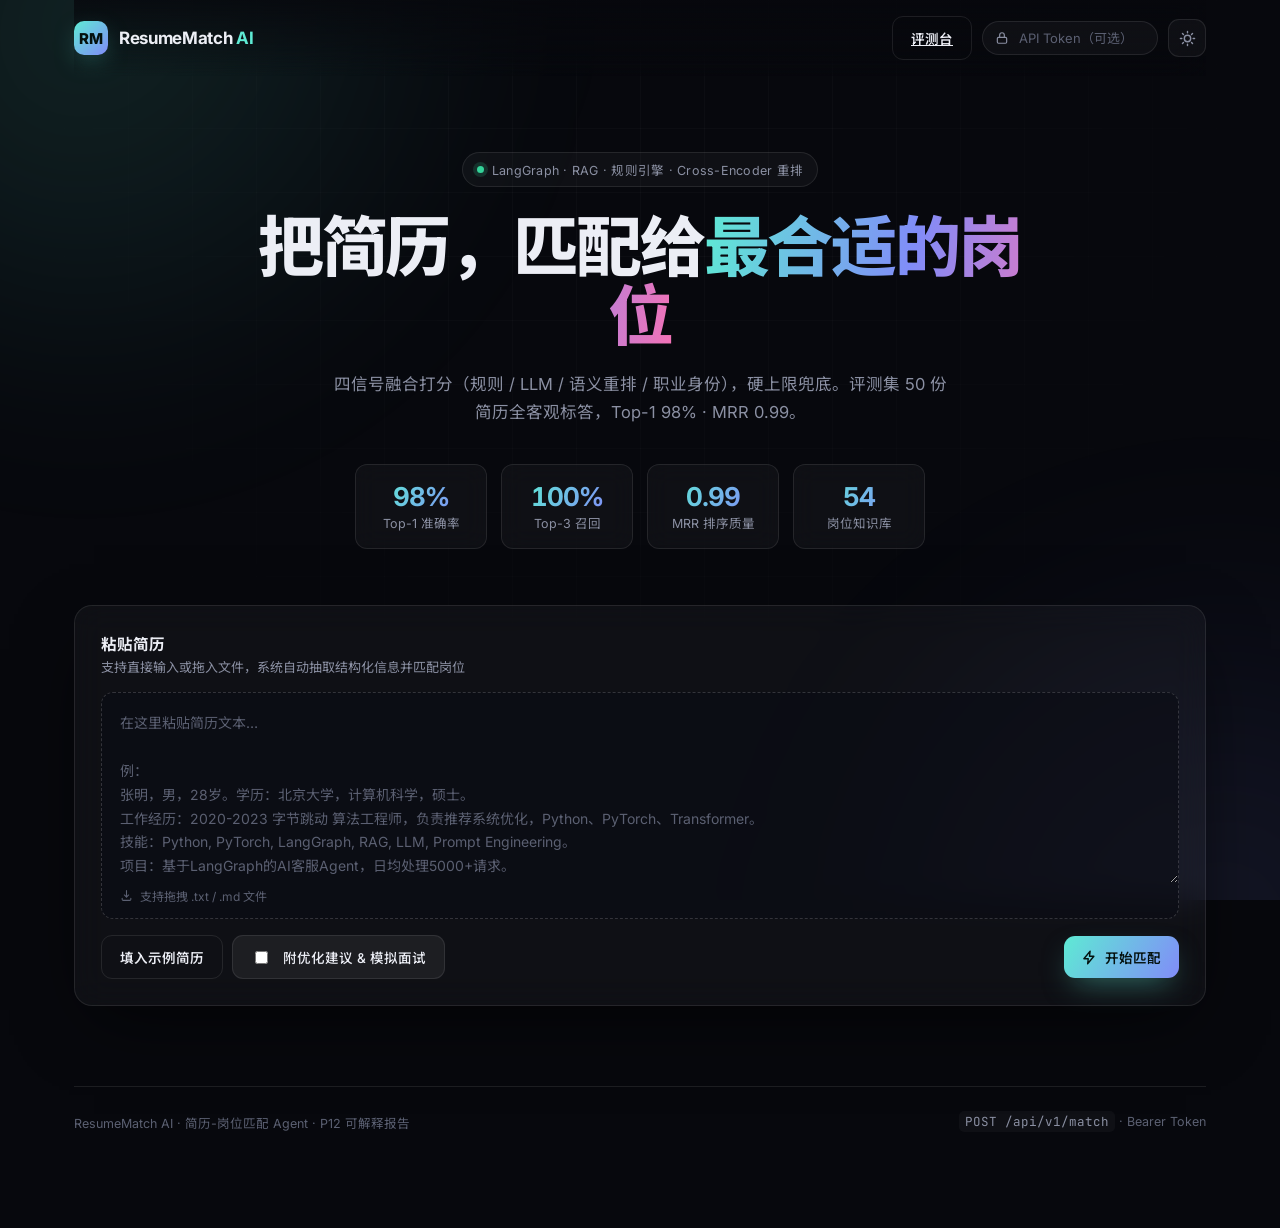
<file: static/index.html>
<!DOCTYPE html>
<html lang="zh-CN" data-theme="dark">
<head>
  <meta charset="UTF-8">
  <meta name="viewport" content="width=device-width, initial-scale=1.0">
  <title>ResumeMatch AI · 简历岗位智能匹配</title>
  <meta name="description" content="LangGraph + RAG + 规则引擎 + cross-encoder 重排的简历岗位匹配 Agent。Top-1 98% · MRR 0.99。">
  <link rel="preconnect" href="https://fonts.googleapis.com">
  <link rel="preconnect" href="https://fonts.gstatic.com" crossorigin>
  <link href="https://fonts.googleapis.com/css2?family=Inter:wght@400;500;600;700;800&family=JetBrains+Mono:wght@400;500&family=Noto+Sans+SC:wght@400;500;700;800&display=swap" rel="stylesheet">
  <link rel="stylesheet" href="/static/styles.css">
  <link rel="icon" href="data:image/svg+xml,%3Csvg xmlns='http://www.w3.org/2000/svg' viewBox='0 0 32 32'%3E%3Crect width='32' height='32' rx='8' fill='%23070708'/%3E%3Cpath d='M9 22V10l7 8 7-8v12' stroke='%235eead4' stroke-width='2.4' fill='none' stroke-linecap='round' stroke-linejoin='round'/%3E%3C/svg%3E">
</head>
<body>

<div class="aurora"></div>
<div class="grid-overlay"></div>

<div class="shell">

  <!-- Nav -->
  <nav class="nav">
    <div class="brand">
      <div class="brand-mark">RM</div>
      <span>ResumeMatch <span style="color:var(--accent)">AI</span></span>
    </div>
    <div class="nav-actions">
      <a class="btn btn-ghost" href="/eval">评测台</a>
      <div class="token-field" id="tokenField">
        <svg width="14" height="14" viewBox="0 0 24 24" fill="none" stroke="currentColor" stroke-width="2" stroke-linecap="round"><rect x="4" y="11" width="16" height="10" rx="2"/><path d="M8 11V7a4 4 0 0 1 8 0v4"/></svg>
        <input id="tokenInput" type="password" placeholder="API Token（可选）" autocomplete="off">
      </div>
      <button class="icon-btn" id="themeBtn" title="切换主题">
        <svg width="17" height="17" viewBox="0 0 24 24" fill="none" stroke="currentColor" stroke-width="2" stroke-linecap="round"><circle cx="12" cy="12" r="4.5"/><path d="M12 2v2m0 16v2M4.9 4.9l1.4 1.4m11.4 11.4 1.4 1.4M2 12h2m16 0h2M4.9 19.1l1.4-1.4M17.7 6.3l1.4-1.4"/></svg>
      </button>
    </div>
  </nav>

  <!-- Hero -->
  <header class="hero">
    <div class="eyebrow"><span class="dot"></span> LangGraph · RAG · 规则引擎 · Cross-Encoder 重排</div>
    <h1>把简历，匹配给<span class="gradient-text">最合适的岗位</span></h1>
    <p>四信号融合打分（规则 / LLM / 语义重排 / 职业身份），硬上限兜底。评测集 50 份简历全客观标答，Top-1 98% · MRR 0.99。</p>
    <div class="stats">
      <div class="stat"><b>98%</b><span>Top-1 准确率</span></div>
      <div class="stat"><b>100%</b><span>Top-3 召回</span></div>
      <div class="stat"><b>0.99</b><span>MRR 排序质量</span></div>
      <div class="stat"><b>54</b><span>岗位知识库</span></div>
    </div>
  </header>

  <!-- Input panel -->
  <section class="card panel">
    <div class="panel-head">
      <div>
        <div class="panel-title">粘贴简历</div>
        <div class="panel-sub">支持直接输入或拖入文件，系统自动抽取结构化信息并匹配岗位</div>
      </div>
    </div>

    <div class="dropzone" id="dropzone">
      <textarea id="resumeInput" placeholder="在这里粘贴简历文本…&#10;&#10;例：&#10;张明，男，28岁。学历：北京大学，计算机科学，硕士。&#10;工作经历：2020-2023 字节跳动 算法工程师，负责推荐系统优化，Python、PyTorch、Transformer。&#10;技能：Python, PyTorch, LangGraph, RAG, LLM, Prompt Engineering。&#10;项目：基于LangGraph的AI客服Agent，日均处理5000+请求。"></textarea>
      <div class="drop-hint">
        <svg width="13" height="13" viewBox="0 0 24 24" fill="none" stroke="currentColor" stroke-width="2" stroke-linecap="round"><path d="M12 3v12m0 0-4-4m4 4 4-4"/><path d="M4 17v2a2 2 0 0 0 2 2h12a2 2 0 0 0 2-2v-2"/></svg>
        支持拖拽 .txt / .md 文件
      </div>
    </div>

    <div class="toolbar">
      <div class="toolbar-left">
        <button class="btn btn-ghost" id="sampleBtn" type="button">填入示例简历</button>
        <label class="btn" style="font-weight:500">
          <input type="checkbox" id="adviceToggle" style="accent-color:var(--accent)">
          &nbsp;附优化建议 & 模拟面试
        </label>
      </div>
      <button class="btn btn-primary" id="matchBtn">
        <svg width="15" height="15" viewBox="0 0 24 24" fill="none" stroke="currentColor" stroke-width="2.2" stroke-linecap="round" stroke-linejoin="round"><path d="M13 2 3 14h7l-1 8 10-12h-7l1-8Z"/></svg>
        开始匹配
      </button>
    </div>
  </section>

  <!-- Results -->
  <section id="results">
    <div class="section-label">候选人画像</div>
    <div class="card candidate" id="candidateCard" style="display:none"></div>

    <div class="section-label">岗位匹配排行</div>
    <div class="matches" id="matchesList"></div>

    <div class="tabs" id="adviceTabs" style="display:none">
      <button class="tab active" data-panel="explanation">匹配解读</button>
      <button class="tab" data-panel="advice">简历优化建议</button>
      <button class="tab" data-panel="interview">模拟面试题</button>
      <button class="tab" data-panel="debug">信号明细</button>
    </div>
    <div class="card tab-panel active" id="panel-explanation"></div>
    <div class="card tab-panel" id="panel-advice"></div>
    <div class="card tab-panel" id="panel-interview"></div>
    <div class="card tab-panel" id="panel-debug"></div>
  </section>

  <footer class="footer">
    <span>ResumeMatch AI · 简历-岗位匹配 Agent · P12 可解释报告</span>
    <span><code>POST /api/v1/match</code> · Bearer Token</span>
  </footer>
</div>

<div class="toast" id="toast"></div>

<svg width="0" height="0" style="position:absolute">
  <defs>
    <linearGradient id="scoreGrad" x1="0%" y1="0%" x2="100%" y2="100%">
      <stop offset="0%" stop-color="#5eead4"/>
      <stop offset="100%" stop-color="#818cf8"/>
    </linearGradient>
  </defs>
</svg>

<script src="/static/app.js"></script>
</body>
</html>
</file>
<file: static/styles.css>
/* ============================================================
   ResumeMatch AI — Design System
   Aesthetic: Linear / Vercel / shadcn inspired
   Dark-first, glassmorphism, gradient mesh, motion.
   ============================================================ */

:root {
  --bg: #07080d;
  --bg-2: #0b0d15;
  --surface: rgba(255, 255, 255, 0.035);
  --surface-2: rgba(255, 255, 255, 0.06);
  --border: rgba(255, 255, 255, 0.09);
  --border-strong: rgba(255, 255, 255, 0.16);
  --text: #eceef5;
  --muted: #8b90a3;
  --faint: #5b6072;
  --accent: #5eead4;
  --accent-2: #818cf8;
  --accent-3: #f472b6;
  --success: #34d399;
  --warn: #fbbf24;
  --danger: #f87171;
  --radius: 18px;
  --radius-sm: 12px;
  --shadow: 0 24px 70px -20px rgba(0, 0, 0, 0.75);
  --font: "Inter", "Noto Sans SC", system-ui, -apple-system, sans-serif;
  --mono: "JetBrains Mono", ui-monospace, monospace;
}

[data-theme="light"] {
  --bg: #f6f7fb;
  --bg-2: #eef0f7;
  --surface: rgba(255, 255, 255, 0.72);
  --surface-2: rgba(255, 255, 255, 0.9);
  --border: rgba(15, 20, 40, 0.09);
  --border-strong: rgba(15, 20, 40, 0.16);
  --text: #12141c;
  --muted: #5c6172;
  --faint: #8a8fa0;
  --accent: #0d9488;
  --accent-2: #4f46e5;
  --accent-3: #db2777;
  --success: #059669;
  --warn: #b45309;
  --danger: #dc2626;
  --shadow: 0 24px 60px -24px rgba(20, 30, 60, 0.25);
}

* { box-sizing: border-box; }

html, body { height: 100%; }

body {
  margin: 0;
  font-family: var(--font);
  background: var(--bg);
  color: var(--text);
  -webkit-font-smoothing: antialiased;
  overflow-x: hidden;
  transition: background 0.4s ease, color 0.4s ease;
}

/* ---------- ambient background ---------- */
.aurora {
  position: fixed;
  inset: 0;
  z-index: -2;
  overflow: hidden;
  pointer-events: none;
}
.aurora::before,
.aurora::after {
  content: "";
  position: absolute;
  width: 60vw;
  height: 60vw;
  border-radius: 50%;
  filter: blur(90px);
  opacity: 0.5;
  animation: drift 22s ease-in-out infinite alternate;
}
.aurora::before {
  background: radial-gradient(circle at 30% 30%, rgba(94, 234, 212, 0.28), transparent 60%);
  top: -18vw;
  left: -12vw;
}
.aurora::after {
  background: radial-gradient(circle at 70% 70%, rgba(129, 140, 248, 0.26), transparent 60%);
  bottom: -22vw;
  right: -14vw;
  animation-delay: -8s;
}
.grid-overlay {
  position: fixed;
  inset: 0;
  z-index: -1;
  pointer-events: none;
  background-image:
    linear-gradient(rgba(255, 255, 255, 0.022) 1px, transparent 1px),
    linear-gradient(90deg, rgba(255, 255, 255, 0.022) 1px, transparent 1px);
  background-size: 64px 64px;
  mask-image: radial-gradient(ellipse at 50% 0%, #000 20%, transparent 75%);
}
[data-theme="light"] .grid-overlay {
  background-image:
    linear-gradient(rgba(15, 20, 40, 0.035) 1px, transparent 1px),
    linear-gradient(90deg, rgba(15, 20, 40, 0.035) 1px, transparent 1px);
}

@keyframes drift {
  from { transform: translate3d(0, 0, 0) scale(1); }
  to   { transform: translate3d(4vw, 3vw, 0) scale(1.12); }
}

/* ---------- layout ---------- */
.shell {
  max-width: 1180px;
  margin: 0 auto;
  padding: 0 24px 96px;
}

/* ---------- nav ---------- */
.nav {
  position: sticky;
  top: 0;
  z-index: 50;
  display: flex;
  align-items: center;
  justify-content: space-between;
  gap: 16px;
  padding: 16px 0;
  backdrop-filter: blur(18px);
  background: linear-gradient(to bottom, color-mix(in srgb, var(--bg) 82%, transparent), transparent);
}
.brand {
  display: flex;
  align-items: center;
  gap: 11px;
  font-weight: 700;
  letter-spacing: -0.02em;
  font-size: 17px;
}
.brand-mark {
  width: 34px;
  height: 34px;
  border-radius: 10px;
  display: grid;
  place-items: center;
  background: linear-gradient(135deg, var(--accent), var(--accent-2));
  color: #04110e;
  font-weight: 800;
  font-size: 15px;
  box-shadow: 0 8px 26px -8px rgba(94, 234, 212, 0.55);
}
.nav-actions { display: flex; align-items: center; gap: 10px; }

.token-field {
  display: flex;
  align-items: center;
  gap: 8px;
  padding: 7px 12px;
  border: 1px solid var(--border);
  border-radius: 999px;
  background: var(--surface);
  transition: border-color 0.2s ease;
}
.token-field:focus-within { border-color: var(--accent); }
.token-field svg { color: var(--muted); flex: none; }
.token-field input {
  width: 128px;
  border: 0;
  outline: 0;
  background: transparent;
  color: var(--text);
  font: inherit;
  font-size: 13px;
}
.token-field input::placeholder { color: var(--faint); }

.icon-btn {
  width: 38px;
  height: 38px;
  display: grid;
  place-items: center;
  border: 1px solid var(--border);
  border-radius: 11px;
  background: var(--surface);
  color: var(--muted);
  cursor: pointer;
  transition: all 0.2s ease;
}
.icon-btn:hover { color: var(--text); border-color: var(--border-strong); transform: translateY(-1px); }

/* ---------- hero ---------- */
.hero { padding: 76px 0 44px; text-align: center; }
.eyebrow {
  display: inline-flex;
  align-items: center;
  gap: 8px;
  padding: 7px 14px;
  border: 1px solid var(--border);
  border-radius: 999px;
  background: var(--surface);
  color: var(--muted);
  font-size: 12.5px;
  letter-spacing: 0.02em;
  margin-bottom: 26px;
}
.eyebrow .dot {
  width: 7px; height: 7px; border-radius: 50%;
  background: var(--success);
  box-shadow: 0 0 0 4px rgba(52, 211, 153, 0.16);
  animation: pulse 2.4s ease-in-out infinite;
}
@keyframes pulse {
  0%, 100% { box-shadow: 0 0 0 4px rgba(52, 211, 153, 0.16); }
  50% { box-shadow: 0 0 0 8px rgba(52, 211, 153, 0.05); }
}

h1 {
  margin: 0 auto 20px;
  max-width: 820px;
  font-size: clamp(38px, 6vw, 66px);
  line-height: 1.04;
  letter-spacing: -0.035em;
  font-weight: 800;
}
.gradient-text {
  background: linear-gradient(100deg, var(--accent) 0%, var(--accent-2) 55%, var(--accent-3) 100%);
  -webkit-background-clip: text;
  background-clip: text;
  color: transparent;
}
.hero p {
  margin: 0 auto;
  max-width: 620px;
  color: var(--muted);
  font-size: 16.5px;
  line-height: 1.7;
}

.stats {
  display: flex;
  justify-content: center;
  gap: 14px;
  flex-wrap: wrap;
  margin-top: 38px;
}
.stat {
  min-width: 132px;
  padding: 16px 22px;
  border: 1px solid var(--border);
  border-radius: var(--radius-sm);
  background: var(--surface);
  backdrop-filter: blur(12px);
}
.stat b {
  display: block;
  font-size: 26px;
  letter-spacing: -0.03em;
  font-variant-numeric: tabular-nums;
  background: linear-gradient(120deg, var(--accent), var(--accent-2));
  -webkit-background-clip: text;
  background-clip: text;
  color: transparent;
}
.stat span { color: var(--muted); font-size: 12.5px; }

/* ---------- cards ---------- */
.card {
  border: 1px solid var(--border);
  border-radius: var(--radius);
  background: var(--surface);
  backdrop-filter: blur(16px);
  box-shadow: var(--shadow);
}

/* ---------- input panel ---------- */
.panel { padding: 26px; margin-top: 12px; }
.panel-head {
  display: flex;
  align-items: center;
  justify-content: space-between;
  gap: 14px;
  margin-bottom: 16px;
  flex-wrap: wrap;
}
.panel-title { font-weight: 700; font-size: 15.5px; letter-spacing: -0.01em; }
.panel-sub { color: var(--muted); font-size: 13px; margin-top: 3px; }

.dropzone {
  position: relative;
  border: 1.5px dashed var(--border-strong);
  border-radius: var(--radius-sm);
  transition: all 0.22s ease;
  background: color-mix(in srgb, var(--bg-2) 60%, transparent);
}
.dropzone.dragover {
  border-color: var(--accent);
  background: color-mix(in srgb, var(--accent) 8%, transparent);
  box-shadow: 0 0 0 4px rgba(94, 234, 212, 0.08);
}
.dropzone textarea {
  width: 100%;
  min-height: 190px;
  resize: vertical;
  border: 0;
  outline: 0;
  background: transparent;
  color: var(--text);
  font: inherit;
  font-size: 14px;
  line-height: 1.7;
  padding: 18px;
}
.dropzone textarea::placeholder { color: var(--faint); }
.drop-hint {
  display: flex;
  align-items: center;
  gap: 7px;
  padding: 0 18px 14px;
  color: var(--faint);
  font-size: 12px;
}

.toolbar {
  display: flex;
  align-items: center;
  justify-content: space-between;
  gap: 12px;
  margin-top: 16px;
  flex-wrap: wrap;
}
.toolbar-left { display: flex; gap: 9px; flex-wrap: wrap; }

.btn {
  display: inline-flex;
  align-items: center;
  gap: 8px;
  padding: 11px 18px;
  border-radius: 11px;
  border: 1px solid var(--border);
  background: var(--surface-2);
  color: var(--text);
  font: inherit;
  font-size: 13.5px;
  font-weight: 600;
  cursor: pointer;
  transition: all 0.2s ease;
  white-space: nowrap;
}
.btn:hover { border-color: var(--border-strong); transform: translateY(-1px); }
.btn:active { transform: translateY(0); }
.btn:disabled { opacity: 0.5; cursor: not-allowed; transform: none; }
.btn-primary {
  border: 0;
  color: #04110e;
  background: linear-gradient(120deg, var(--accent), var(--accent-2));
  box-shadow: 0 12px 30px -10px rgba(94, 234, 212, 0.5);
}
.btn-primary:hover { filter: brightness(1.06); box-shadow: 0 16px 36px -10px rgba(94, 234, 212, 0.6); }
.btn-ghost { background: transparent; }
.spinner {
  width: 15px; height: 15px;
  border: 2px solid rgba(4, 17, 14, 0.25);
  border-top-color: #04110e;
  border-radius: 50%;
  animation: spin 0.8s linear infinite;
}
@keyframes spin { to { transform: rotate(360deg); } }

/* ---------- results ---------- */
#results { display: none; margin-top: 40px; }
#results.show { display: block; animation: rise 0.5s cubic-bezier(0.22, 1, 0.36, 1); }
@keyframes rise {
  from { opacity: 0; transform: translateY(18px); }
  to { opacity: 1; transform: translateY(0); }
}

.section-label {
  display: flex;
  align-items: center;
  gap: 10px;
  margin: 34px 0 16px;
  color: var(--muted);
  font-size: 12.5px;
  font-weight: 600;
  letter-spacing: 0.08em;
  text-transform: uppercase;
}
.section-label::after {
  content: "";
  flex: 1;
  height: 1px;
  background: linear-gradient(to right, var(--border), transparent);
}

.candidate {
  display: grid;
  grid-template-columns: auto 1fr;
  gap: 22px;
  padding: 26px;
  align-items: start;
}
.avatar {
  width: 64px; height: 64px;
  border-radius: 18px;
  display: grid;
  place-items: center;
  font-size: 24px;
  font-weight: 800;
  color: #04110e;
  background: linear-gradient(135deg, var(--accent), var(--accent-2));
  box-shadow: 0 14px 34px -12px rgba(94, 234, 212, 0.55);
}
.cand-name { font-size: 22px; font-weight: 800; letter-spacing: -0.02em; }
.cand-role { color: var(--accent); font-size: 13.5px; font-weight: 600; margin-top: 3px; }
.cand-meta { display: flex; gap: 16px; flex-wrap: wrap; margin-top: 12px; color: var(--muted); font-size: 13px; }
.cand-meta span { display: inline-flex; align-items: center; gap: 6px; }
.chips { display: flex; gap: 7px; flex-wrap: wrap; margin-top: 15px; }
.chip {
  padding: 5px 11px;
  border-radius: 999px;
  border: 1px solid var(--border);
  background: var(--surface-2);
  color: var(--muted);
  font-size: 12px;
  transition: all 0.18s ease;
}
.chip:hover { color: var(--text); border-color: var(--border-strong); }
.cand-project {
  margin-top: 16px;
  padding: 13px 15px;
  border-left: 2px solid var(--accent);
  border-radius: 0 10px 10px 0;
  background: color-mix(in srgb, var(--accent) 6%, transparent);
  color: var(--muted);
  font-size: 13px;
  line-height: 1.65;
}

/* match list */
.matches { display: flex; flex-direction: column; gap: 12px; }
.match {
  display: grid;
  grid-template-columns: 46px 1fr auto;
  gap: 18px;
  align-items: center;
  padding: 18px 22px;
  border: 1px solid var(--border);
  border-radius: var(--radius-sm);
  background: var(--surface);
  transition: all 0.24s ease;
  opacity: 0;
  transform: translateY(12px);
  animation: rise 0.45s cubic-bezier(0.22, 1, 0.36, 1) forwards;
}
.match:hover {
  border-color: var(--border-strong);
  background: var(--surface-2);
  transform: translateX(3px);
}
.match.top {
  border-color: color-mix(in srgb, var(--accent) 40%, var(--border));
  background: linear-gradient(120deg, color-mix(in srgb, var(--accent) 7%, transparent), var(--surface));
}
.rank {
  width: 40px; height: 40px;
  border-radius: 12px;
  display: grid;
  place-items: center;
  font-weight: 800;
  font-size: 15px;
  font-variant-numeric: tabular-nums;
  color: var(--muted);
  background: var(--surface-2);
  border: 1px solid var(--border);
}
.match.top .rank {
  color: #04110e;
  background: linear-gradient(135deg, var(--accent), var(--accent-2));
  border: 0;
  box-shadow: 0 10px 24px -8px rgba(94, 234, 212, 0.5);
}
.match-body { min-width: 0; }
.match-title { font-weight: 700; font-size: 15.5px; letter-spacing: -0.01em; }
.match-reason {
  color: var(--muted);
  font-size: 12.8px;
  line-height: 1.6;
  margin-top: 5px;
  display: -webkit-box;
  -webkit-line-clamp: 2;
  -webkit-box-orient: vertical;
  overflow: hidden;
}
.signals { display: flex; gap: 10px; margin-top: 10px; flex-wrap: wrap; }
.signal { display: flex; align-items: center; gap: 6px; font-size: 11.5px; color: var(--faint); }
.signal .bar {
  width: 46px; height: 4px;
  border-radius: 999px;
  background: var(--surface-2);
  overflow: hidden;
}
.signal .bar i {
  display: block;
  height: 100%;
  border-radius: 999px;
  background: linear-gradient(90deg, var(--accent), var(--accent-2));
  width: 0;
  transition: width 0.9s cubic-bezier(0.22, 1, 0.36, 1);
}
.signal b { color: var(--muted); font-variant-numeric: tabular-nums; font-weight: 600; }

.score-ring {
  --pct: 0;
  width: 74px; height: 74px;
  position: relative;
  display: grid;
  place-items: center;
  flex: none;
}
.score-ring svg { transform: rotate(-90deg); }
.score-ring .track { stroke: var(--surface-2); }
.score-ring .progress {
  stroke: url(#scoreGrad);
  stroke-linecap: round;
  stroke-dasharray: 201;
  stroke-dashoffset: 201;
  transition: stroke-dashoffset 1.1s cubic-bezier(0.22, 1, 0.36, 1);
}
.score-ring .num {
  position: absolute;
  font-size: 19px;
  font-weight: 800;
  letter-spacing: -0.03em;
  font-variant-numeric: tabular-nums;
}

/* tabs */
.tabs { display: flex; gap: 6px; margin: 34px 0 16px; flex-wrap: wrap; }
.tab {
  padding: 9px 16px;
  border-radius: 10px;
  border: 1px solid transparent;
  background: transparent;
  color: var(--muted);
  font: inherit;
  font-size: 13.5px;
  font-weight: 600;
  cursor: pointer;
  transition: all 0.2s ease;
}
.tab:hover { color: var(--text); background: var(--surface); }
.tab.active {
  color: var(--text);
  border-color: var(--border);
  background: var(--surface-2);
}
.tab-panel { display: none; padding: 24px; }
.tab-panel.active { display: block; animation: rise 0.35s ease; }
.tab-panel pre {
  margin: 0;
  white-space: pre-wrap;
  word-break: break-word;
  font-family: var(--font);
  font-size: 13.5px;
  line-height: 1.8;
  color: var(--text);
}

/* ---------- states ---------- */
.empty {
  padding: 60px 20px;
  text-align: center;
  color: var(--faint);
  font-size: 13.5px;
}
.toast {
  position: fixed;
  left: 50%;
  bottom: 30px;
  transform: translate(-50%, 20px);
  padding: 13px 20px;
  border-radius: 12px;
  border: 1px solid rgba(248, 113, 113, 0.35);
  background: rgba(40, 12, 16, 0.92);
  color: #fecaca;
  font-size: 13.5px;
  box-shadow: var(--shadow);
  opacity: 0;
  pointer-events: none;
  transition: all 0.3s ease;
  z-index: 100;
  max-width: min(90vw, 560px);
}
.toast.show { opacity: 1; transform: translate(-50%, 0); }

/* skeleton */
.skeleton { display: flex; flex-direction: column; gap: 12px; }
.sk {
  height: 96px;
  border-radius: var(--radius-sm);
  background: linear-gradient(100deg, var(--surface) 30%, var(--surface-2) 50%, var(--surface) 70%);
  background-size: 220% 100%;
  animation: shimmer 1.4s linear infinite;
}
@keyframes shimmer { to { background-position: -220% 0; } }

/* footer */
.footer {
  margin-top: 80px;
  padding-top: 26px;
  border-top: 1px solid var(--border);
  display: flex;
  justify-content: space-between;
  gap: 14px;
  flex-wrap: wrap;
  color: var(--faint);
  font-size: 12.5px;
}
.footer code {
  font-family: var(--mono);
  color: var(--muted);
  background: var(--surface);
  padding: 2px 6px;
  border-radius: 5px;
}

/* ---------- P12: 可解释报告 ---------- */
.chip-hit {
  color: var(--success);
  border-color: color-mix(in srgb, var(--success) 32%, var(--border));
  background: color-mix(in srgb, var(--success) 9%, transparent);
}
.chip-gap {
  color: var(--warn);
  border-color: color-mix(in srgb, var(--warn) 32%, var(--border));
  background: color-mix(in srgb, var(--warn) 9%, transparent);
}
.match-skills { display: flex; flex-wrap: wrap; gap: 6px; margin-top: 9px; }
.match-skills .chip { padding: 3px 9px; font-size: 11px; }

.x-summary { margin-bottom: 20px; }
.x-summary p {
  margin: 0 0 9px;
  color: var(--muted);
  font-size: 13.5px;
  line-height: 1.7;
}
.x-summary p:first-child { color: var(--text); font-size: 14.5px; font-weight: 500; }
.x-rows { display: flex; flex-direction: column; gap: 12px; }
.x-row {
  padding: 15px 17px;
  border: 1px solid var(--border);
  border-radius: var(--radius-sm);
  background: var(--surface-2);
  font-size: 13px;
  color: var(--muted);
  line-height: 1.75;
}
.x-job { font-weight: 700; color: var(--text); font-size: 14px; margin-bottom: 6px; }
.x-verdict {
  display: inline-block;
  margin-bottom: 6px;
  padding: 2px 9px;
  border-radius: 999px;
  font-size: 11.5px;
  font-weight: 600;
  color: var(--accent);
  border: 1px solid color-mix(in srgb, var(--accent) 35%, var(--border));
  background: color-mix(in srgb, var(--accent) 8%, transparent);
}
.x-warn { color: var(--warn); }

/* ---------- P13: 在线评测台 ---------- */
.btn-row { display: flex; gap: 8px; flex-wrap: wrap; }
.btn-row .btn { font-size: 12.5px; padding: 7px 13px; }
.panel-head { display: flex; align-items: center; justify-content: space-between; gap: 14px; flex-wrap: wrap; }
.eval-note {
  margin-top: 14px;
  padding: 12px 14px;
  border: 1px dashed var(--border);
  border-radius: 10px;
  color: var(--muted);
  font-size: 12.5px;
  line-height: 1.7;
  background: var(--surface);
}
.eval-note code { font-family: var(--mono); color: var(--accent); }

.metrics {
  display: grid;
  grid-template-columns: repeat(5, 1fr);
  gap: 14px;
  margin: 26px 0 30px;
}
.metric {
  padding: 20px 18px;
  border: 1px solid var(--border);
  border-radius: var(--radius-sm);
  background: linear-gradient(160deg, var(--surface), var(--surface-2));
  text-align: center;
}
.metric b {
  display: block;
  font-size: 32px;
  font-weight: 800;
  letter-spacing: -0.02em;
  font-variant-numeric: tabular-nums;
  background: linear-gradient(120deg, var(--accent), var(--accent-2));
  -webkit-background-clip: text;
  background-clip: text;
  -webkit-text-fill-color: transparent;
  margin-bottom: 6px;
}
.metric span { color: var(--muted); font-size: 12.5px; }

.sliders { display: flex; flex-direction: column; gap: 16px; margin-top: 18px; }
.slider-row { display: grid; grid-template-columns: 90px 1fr 56px; gap: 14px; align-items: center; }
.slider-row label { color: var(--muted); font-size: 13px; }
.slider-row input[type="range"] {
  width: 100%;
  accent-color: var(--accent);
  height: 4px;
}
.slider-row output {
  font-family: var(--mono);
  font-size: 13px;
  color: var(--text);
  text-align: right;
  font-variant-numeric: tabular-nums;
}
.preset {
  font: inherit;
  font-size: 12px;
  padding: 5px 12px;
  border-radius: 999px;
  border: 1px solid var(--border);
  background: var(--surface-2);
  color: var(--muted);
  cursor: pointer;
  transition: all 0.18s ease;
}
.preset:hover { color: var(--text); border-color: var(--accent); }
.eval-controls { display: flex; align-items: center; gap: 16px; flex-wrap: wrap; margin-top: 18px; }

.eval-table-wrap { margin-top: 14px; overflow-x: auto; }
.eval-table { width: 100%; border-collapse: collapse; font-size: 13px; }
.eval-table th {
  text-align: left;
  color: var(--muted);
  font-weight: 600;
  font-size: 12px;
  padding: 8px 10px;
  border-bottom: 1px solid var(--border);
}
.eval-table td {
  padding: 9px 10px;
  border-bottom: 1px solid var(--border);
  color: var(--muted);
  vertical-align: top;
}
.eval-table tr:hover td { color: var(--text); }
.eval-ok {
  margin-top: 14px;
  padding: 16px;
  border-radius: 10px;
  border: 1px solid color-mix(in srgb, var(--success) 35%, var(--border));
  background: color-mix(in srgb, var(--success) 8%, transparent);
  color: var(--success);
  font-size: 13.5px;
  font-weight: 500;
}
.tag-ok { color: var(--success); font-weight: 600; }
.tag-warn { color: var(--warn); font-weight: 600; }

/* ---------- responsive ---------- */
@media (max-width: 720px) {
  .shell { padding: 0 16px 64px; }
  .hero { padding: 52px 0 30px; }
  .candidate { grid-template-columns: 1fr; }
  .match { grid-template-columns: 38px 1fr; }
  .score-ring { grid-column: 2; width: 100%; height: 46px; justify-content: flex-start; }
  .score-ring svg { display: none; }
  .score-ring .num { position: static; font-size: 17px; }
  .token-field input { width: 84px; }
  .toolbar { flex-direction: column; align-items: stretch; }
  .toolbar .btn-primary { justify-content: center; }
}

@media (prefers-reduced-motion: reduce) {
  *, *::before, *::after { animation: none !important; transition: none !important; }
}
</file>
